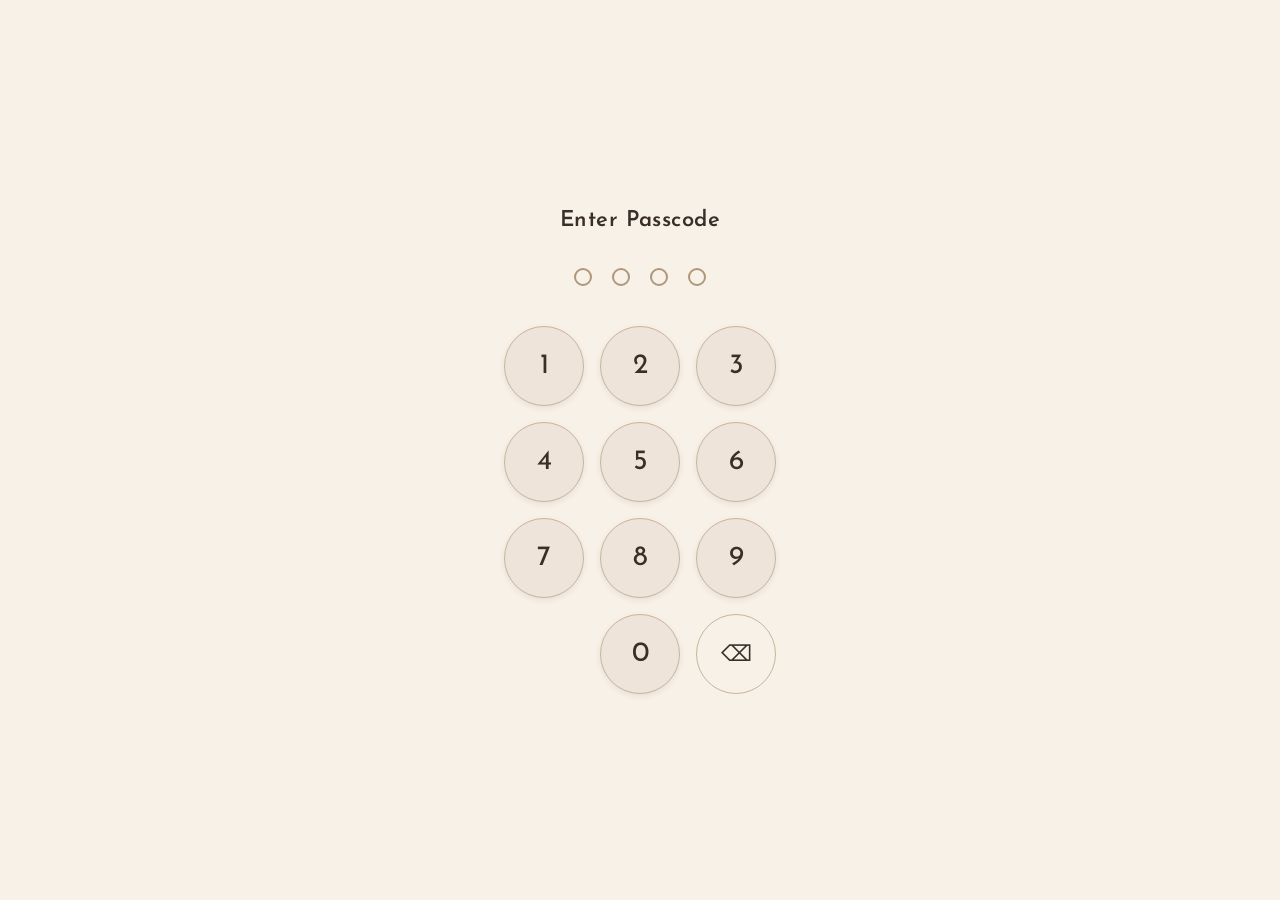
<file: index.html>
<!DOCTYPE html>
<html lang="en">
<head>
  <!-- Google Font: Josefin Sans -->
<link href="https://fonts.googleapis.com/css2?family=Josefin+Sans:wght@300;400;600&display=swap" rel="stylesheet">
  <meta charset="UTF-8" /> <!-- Defines the character set so normal text/symbols display correctly -->
  <meta name="viewport" content="width=device-width, initial-scale=1.0, maximum-scale=1.0, user-scalable=no" /> <!-- Makes the layout scale correctly on iPhone/mobile screens -->

  <title>Productivity Dashboard</title> <!-- Browser tab title -->

  <!-- Main base stylesheet:
       Use this for universal rules like body defaults, font setup, and CSS reset styles. -->
  <link rel="stylesheet" href="css/style.css" />

  <!-- Theme stylesheet:
       Use this for easy visual changes later, such as:
       - background colors
       - box colors
       - border colors
       - shadows
       - background image
       - cozy design styling -->
  <link rel="stylesheet" href="css/theme.css" />

  <!-- Layout stylesheet:
       Use this for changing where things sit on the screen, such as:
       - spacing between boxes
       - side-by-side layout
       - mobile sizing
       - padding and margins -->
  <link rel="stylesheet" href="css/layout.css" />

  <!-- Components stylesheet:
       Use this for reusable UI pieces, such as:
       - cards
       - buttons
       - dropdowns
       - task rows
       - textarea
       - review panel -->
  <link rel="stylesheet" href="css/components.css" />
</head>

<body>
  <!-- =========================================================
     GLOBAL OVERLAY
     Darkens the page when menus or panels are open
     ========================================================= -->

<div id="global-overlay" class="global-overlay" hidden></div>
  <!-- =========================================================
       APP SHELL
       This is the main wrapper for the entire Home page.
       All visible homepage content lives inside this container.
       ========================================================= -->
  <div id="app-shell" class="app-shell">

    <!-- =======================================================
         TOP BAR
         This top area contains:
         - the page title area (optional for later)
         - the hamburger menu button on the top right
         - future reserved room for the mascot plugin across the top
         ======================================================= -->
    <header class="top-bar">

      <!-- Left side of the top bar.
           Reserved for future title text, greeting text, or mascot spacing. -->
      <div class="top-bar-left">
        <!-- Intentionally left simple for now so future features can be added without rewriting layout -->
      </div>

      <!-- Right side of the top bar.
           Holds the hamburger menu button that will open the mobile navigation drawer. -->
      <div class="top-bar-right">
        <button
          id="hamburger-menu-button"
          class="hamburger-menu-button"
          type="button"
          aria-label="Open navigation menu"
          aria-expanded="false"
          aria-controls="mobile-navigation-drawer"
        >
          <!-- These three lines form the visual "hamburger" icon.
               You can later replace this with a custom SVG or PNG icon if desired. -->
          <span class="hamburger-line" style="display:block;width:100%;height:3px;background-color:#3a2e28;border-radius:2px;"></span> <!-- Top hamburger line -->
          <span class="hamburger-line" style="display:block;width:100%;height:3px;background-color:#3a2e28;border-radius:2px;"></span> <!-- Middle hamburger line -->
          <span class="hamburger-line" style="display:block;width:100%;height:3px;background-color:#3a2e28;border-radius:2px;"></span> <!-- Bottom hamburger line -->
        </button>
      </div>
    </header>

    <!-- =======================================================
         FUTURE MASCOT AREA
         This is a placeholder section for the mascot plugin later.
         You said the mascot should live across the top of the page.
         Keeping this section separate now means we can add the mascot later
         without restructuring the homepage.
         ======================================================= -->
    <section id="mascot-plugin-area" class="mascot-plugin-area" aria-label="Mascot area">
      <!-- Future mascot plugin will render here -->
    </section>

    <!-- =======================================================
         MOBILE NAVIGATION DRAWER
         This hidden panel will open from the right side when the
         hamburger button is clicked.

         Current planned links:
         - Home
         - Streaks
         - Health
         - History
         - Add
         ======================================================= -->
   <nav
  id="mobile-navigation-drawer"
  class="mobile-navigation-drawer"
  aria-label="Main navigation"
  hidden
>
      <!-- Navigation title area -->
      <div class="mobile-navigation-header">
        <h2 class="mobile-navigation-title">Menu</h2> <!-- Drawer title -->
      </div>

      <!-- Navigation links list -->
            <ul class="mobile-navigation-list"></ul>
    </nav>

    <!-- =======================================================
         MAIN CONTENT
         This wrapper holds the homepage cards in the order you chose:
         1. Daily Focus + Weekly Tasks side by side
         2. Streaks dropdown
         3. Brain Dump at the bottom
         ======================================================= -->
    <main class="home-page-main-content">

      <!-- =====================================================
           TOP ROW CARDS
           These two cards sit side by side on iPhone:
           - Daily Focus on the left
           - Weekly Tasks on the right

           You said each box should grow naturally on its own height.
           ===================================================== -->
      <section class="top-row-cards" aria-label="Daily and weekly task overview">

        <!-- DAILY FOCUS CARD
             Shows unfinished tasks scheduled for today only.
             When a Daily Focus task is completed, it disappears immediately.
             If left unfinished, that task can later move into Weekly Tasks. -->
        <section id="daily-focus-card" class="dashboard-card daily-focus-card" aria-labelledby="daily-focus-title">
          <div style="display:flex;align-items:center;justify-content:space-between;">
            <h2 id="daily-focus-title" class="card-title">Daily Focus</h2>
            <button onclick="openRecurringManager()" style="background:none;border:none;font-size:11px;
              color:#b0977a;font-family:'Josefin Sans',sans-serif;cursor:pointer;padding:2px 6px;
              border:1px solid #CBB7A3;border-radius:8px;">↻ Recurring</button>
          </div>

          <!-- Daily task list container.
               JavaScript will later add task rows into this area automatically. -->
          <div id="daily-focus-list" class="task-list" data-schedule="daily">
           
          </div>
        </section>

        <!-- WEEKLY TASKS CARD
             Shows weekly tasks that remain here until completed.
             When a weekly task is completed, it disappears immediately.
             If the task is also marked as a streak task, the streak system
             will update separately in JavaScript later. -->
        <section id="weekly-tasks-card" class="dashboard-card weekly-tasks-card" aria-labelledby="weekly-tasks-title">
          <h2 id="weekly-tasks-title" class="card-title">Weekly Tasks</h2> <!-- Title for current weekly task list -->

          <!-- Weekly task list container.
               JavaScript will later add the real weekly tasks here. -->
          <div id="weekly-tasks-list" class="task-list" data-schedule="weekly">
          
            </div>
          </div>
        </section>
      </section>

      <!-- =====================================================
           STREAKS DROPDOWN CARD
           This is the homepage streaks dropdown that:
           - opens when the title/header is tapped
           - closes when the title/header is tapped again
           - shows tracker name + stars only
           - resets weekly on Sunday at midnight (logic later in JS)
           ===================================================== -->
      <section id="streaks-dropdown-card" class="dashboard-card streaks-dropdown-card" aria-labelledby="streaks-dropdown-title">

        <!-- Dropdown toggle button.
             Clicking this should open/close the dropdown content. -->
        <button
          id="streaks-dropdown-toggle"
          class="dropdown-toggle-button"
          type="button"
          aria-expanded="false"
          aria-controls="streaks-dropdown-content"
        >
          <span id="streaks-dropdown-title" class="dropdown-title">Streaks</span> <!-- Visible dropdown title -->
          <span class="dropdown-arrow" aria-hidden="true">⌄</span> <!-- Arrow indicating toggle direction -->
        </button>

        <!-- Populated dynamically by tasks-system.js -->
        <div id="streaks-dropdown-content" class="dropdown-content" hidden>
      </section>

      <!-- =====================================================
           NOTES PREVIEW CARD
           Shows up to 5 recent notes above Brain Dump
           ===================================================== -->
      <section id="notes-preview-card" class="dashboard-card notes-preview-card" aria-labelledby="notes-preview-title" style="margin-top:12px;">
        <h2 id="notes-preview-title" class="card-title">Notes</h2>
        <div id="recent-notes-list">
          <p style="opacity:0.5;font-size:13px;">No notes yet.</p>
        </div>
        <div style="display:flex;gap:6px;margin-top:8px;">
          <input type="text" id="quick-note-input" placeholder="Quick note..." style="flex:1;padding:6px 8px;border-radius:8px;border:1px solid var(--border-soft,#c9b49a);font-size:13px;font-family:'Josefin Sans',sans-serif;">
          <button type="button" id="quick-note-save" class="primary-action-button" style="font-size:12px;">Save</button>
        </div>
        <a href="notes.html" class="notes-preview-link">See all notes →</a>
      </section>

      <!-- =====================================================
           BRAIN DUMP CARD
           This sits at the bottom of the homepage.
           It is a multi-line input area for typing:
           - tasks
           - health entries
           - notes
           - new category ideas
           - anything else the AI should sort/review
           ===================================================== -->
      <section id="brain-dump-card" class="dashboard-card brain-dump-card" aria-labelledby="brain-dump-title">
        <h2 id="brain-dump-title" class="card-title">Brain Dump</h2> <!-- Section title for quick entry area -->

        <!-- Multi-line text input for freeform Brain Dump text.
             You said this should be a rectangle going longways on the page. -->
        <textarea
          id="brain-dump-input"
          class="brain-dump-input"
          name="brainDump"
          rows="5"
          placeholder="Type here..."
          aria-label="Brain dump input"
        ></textarea>

        <!-- Submit button for sending Brain Dump text into the AI review flow. -->
        <div class="brain-dump-actions">
          <button id="brain-dump-submit-button" class="primary-action-button" type="button">Submit</button> <!-- Sends the Brain Dump text for review -->
        </div>
      </section>
    </main>

    <!-- =======================================================
         SLIDE-UP REVIEW PANEL
         This panel appears after Brain Dump submission.
         It should slide up from the bottom of the screen and show:
         - what the AI detected
         - where the item should go
         - action buttons: confirm, edit, cancel

         It starts hidden.
         ======================================================= -->
    <section
      id="review-panel"
      class="review-panel"
      aria-labelledby="review-panel-title"
      hidden
    >
      <div class="review-panel-header">
        <h3 id="review-panel-title" class="review-panel-title">Review</h3> <!-- Title for the confirmation/review area -->
      </div>

      <!-- Review content area.
           JavaScript will inject AI-detected results here later. -->
      <div id="review-panel-content" class="review-panel-content">
         
      </div>

      <!-- Action buttons for the review step -->
      <div class="review-panel-actions">
        <button id="review-confirm-button" class="primary-action-button" type="button">Confirm</button> <!-- Saves the detected item -->
        <button id="review-edit-button" class="secondary-action-button" type="button">Edit</button> <!-- Lets you adjust the AI interpretation -->
        <button id="review-cancel-button" class="secondary-action-button" type="button">Cancel</button> <!-- Closes the panel without saving -->
      </div>
    </section>
  </div>

  <!-- =========================================================
       JAVASCRIPT FILES
       These are loaded at the bottom so the page structure loads first.

       Order matters:
       - labels/config first
       - shared app logic next
       - feature modules after that
       ========================================================= -->
  <script src="js/auth.js"></script>
  <script src="js/labels.js"></script>
  <script src="js/config.js"></script>
  <script src="js/app.js"></script>
  <script src="js/menu.js"></script>
  <script src="js/dropdowns.js"></script>
  <script src="js/review-panel.js"></script>
  <script src="js/storage.js"></script>
  <script src="js/tasks-system.js"></script>
  <script src="js/tasks.js"></script>
  <script src="js/streaks.js"></script>
  <script src="js/notes.js"></script>
  <script src="js/etsy-system.js"></script>
  <script src="js/brain-parser.js"></script>
  <script src="js/brain-dump.js"></script>
  <script src="js/brain-confirm.js"></script>
 
  <link rel="stylesheet" href="css/components-additions.css" />
  <script>
    if ("serviceWorker" in navigator) {
      navigator.serviceWorker.register("./service-worker.js")
        .then(function() { console.log("[SW] Registered"); })
        .catch(function(err) { console.warn("[SW] Registration failed:", err); });
    }
  </script>
</body>
</html>
</file>
<file: css/style.css>
/* =========================================================
   STYLE.CSS
   ---------------------------------------------------------
   This is the BASE FOUNDATION stylesheet for the whole site.

   Use this file for:
   - browser reset styles
   - general body defaults
   - base font settings
   - shared typography defaults
   - universal box sizing

   This file should stay general.
   More specific visual styling belongs in:
   - theme.css
   - layout.css
   - components.css
   ========================================================= */


/* =========================================================
   UNIVERSAL BOX SIZING
   ---------------------------------------------------------
   This makes width/height calculations easier and more
   predictable by including padding and border in element size.
   ========================================================= */

*,
*::before,
*::after {
  box-sizing: border-box; /* Keeps padding and border inside an element's total width/height */
}


/* =========================================================
   HTML + BODY RESET
   ---------------------------------------------------------
   Removes default browser spacing so the layout starts clean.
   ========================================================= */

html,
body {
  margin: 0; /* Removes default browser outer spacing */
  padding: 0; /* Removes default browser inner spacing */
  width: 100%; /* Makes the page use the full available screen width */
  min-height: 100%; /* Helps the page fill the screen height */
}


/* =========================================================
   BODY BASE SETTINGS
   ---------------------------------------------------------
   Sets the default font, line spacing, and text rendering
   for the whole site.

   Color and background come from theme.css.
   ========================================================= */

body {
  font-family: Ubuntu Bold 700, sans-serif; /* Base site font; easy to replace later if you choose another font */
  line-height: 1.4; /* Comfortable line spacing for readability */
  -webkit-font-smoothing: antialiased; /* Smooths text rendering on Apple devices like iPhone */
  text-rendering: optimizeLegibility; /* Improves text appearance for readability */
}


/* =========================================================
   IMAGE DEFAULTS
   ---------------------------------------------------------
   Prevents images from overflowing their containers.
   Useful later for icons, uploaded PNGs, and mascot assets.
   ========================================================= */

img {
  display: block; /* Removes awkward inline image spacing */
  max-width: 100%; /* Prevents images from overflowing their containers */
  height: auto; /* Keeps image proportions correct when resized */
}


/* =========================================================
   BUTTON FONT INHERITANCE
   ---------------------------------------------------------
   Makes buttons use the same font style as the rest of the page.
   ========================================================= */

button,
input,
textarea,
select {
  font: inherit; /* Makes form controls inherit the site's main font settings */
}


/* =========================================================
   TEXTAREA DEFAULT BEHAVIOR
   ---------------------------------------------------------
   Gives textarea fields a cleaner default baseline.
   More specific Brain Dump styling is in components.css/layout.css.
   ========================================================= */

textarea {
  resize: vertical; /* Allows height resizing only, which is cleaner for mobile layouts */
}


/* =========================================================
   LINK DEFAULTS
   ---------------------------------------------------------
   Sets a simple baseline for links.
   Specific navigation link styling is handled in components.css.
   ========================================================= */

a {
  color: inherit; /* Makes links inherit surrounding text color unless styled elsewhere */
}


/* =========================================================
   LIST RESET
   ---------------------------------------------------------
   Removes default list spacing so custom navigation/list layouts
   are easier to control.
   ========================================================= */

ul,
ol {
  margin: 0; /* Removes default browser top/bottom spacing */
  padding: 0; /* Removes default browser left indentation */
}


/* =========================================================
   HEADING DEFAULTS
   ---------------------------------------------------------
   Gives headings a cleaner baseline.
   Specific title colors/styles are handled elsewhere.
   ========================================================= */

h1,
h2,
h3,
h4,
h5,
h6 {
  margin-top: 0; /* Removes default extra space above headings */
  font-weight: 600; /* Slightly bold heading weight for clearer section titles */
}


/* =========================================================
   PARAGRAPH DEFAULTS
   ---------------------------------------------------------
   Keeps paragraph spacing consistent and easy to read.
   ========================================================= */

p {
  margin-top: 0; /* Removes default extra space above paragraphs */
  margin-bottom: 1em; /* Keeps readable spacing below paragraphs */
}


/* =========================================================
   HIDDEN ATTRIBUTE SUPPORT
   ---------------------------------------------------------
   Ensures elements using the HTML hidden attribute truly do not
   display when hidden. This is important for:
   - dropdown content
   - review panel
   - mobile menu drawer
   ========================================================= */

[hidden] {
  display: none !important; /* Forces hidden elements to stay invisible until JavaScript reveals them */
}


/* =========================================================
   ACCESSIBILITY: FOCUS OUTLINE
   ---------------------------------------------------------
   Keeps keyboard/tap focus visible for accessibility.
   You can style this more later if you want.
   ========================================================= */

:focus-visible {
  outline: 2px solid #8B6B52; /* muted brown - visible focus outline for accessibility */
  outline-offset: 2px; /* Adds space between the element edge and the outline */
}


/* =========================================================
   PAGE TITLE / SECTION TEXT BASELINES
   ---------------------------------------------------------
   General text defaults for titles and smaller labels.
   Specific colors are handled in theme.css.
   ========================================================= */

.card-title,
.dropdown-title,
.review-panel-title,
.mobile-navigation-title {
  line-height: 1.2; /* Keeps titles compact and tidy */
}


/* =========================================================
   FUTURE CUSTOMIZATION NOTE
   ---------------------------------------------------------
   If you later want:
   - a custom font
   - larger overall text
   - tighter or roomier reading spacing

   this file is the safest place to change those defaults.
   ========================================================= */

/* =========================================================
   SMALL UI TEXT FONT
   Uses Josefin Sans for smaller interface elements
   ========================================================= */

.task-text,
.streak-name,
.dropdown-title,
.mobile-navigation-list a,
.history-task-name,
.history-task-count {

  font-family: "Josefin Sans", sans-serif;
  font-weight: 400; /* Regular weight */
  letter-spacing: 0.03em;

}

body.auth-locked {
  overflow: hidden; /* prevents background page scroll while passcode screen is active */
}
</file>
<file: css/theme.css>
/* =========================================================
   THEME.CSS
   ========================================================= */

:root {
  --bg-main:        #F7F1E8;
  --card-daily:     #E8DCCB;
  --card-weekly:    #E3D3C3;
  --card-streaks:   #EFE4D9;
  --card-braindump: #F4E7DC;
  --text-main:      #4E4036;
  --title-color:    #3C2F26;
  --border-soft:    #CBB7A3;
  --button-primary: #B88C6A;
  --card-radius:    18px;
  --card-shadow:    rgba(0,0,0,0.08);
}

body {
  background-color: var(--bg-main);
  color: var(--text-main);
}

.daily-focus-card   { background-color: var(--card-daily); }
.weekly-tasks-card  { background-color: var(--card-weekly); }
.streaks-dropdown-card { background-color: var(--card-streaks); }
.brain-dump-card    { background-color: var(--card-braindump); }

.dashboard-card {
  border-radius: var(--card-radius);
  border: 1px solid var(--border-soft);
  box-shadow: 0 4px 10px var(--card-shadow);
}

.card-title {
  color: var(--title-color);
}

.primary-action-button {
  background-color: var(--button-primary);
  color: white;
  border-radius: var(--card-radius);
  border: none;
}
</file>
<file: css/layout.css>
/* =========================================================
   LAYOUT.CSS
   ---------------------------------------------------------
   This file controls PAGE PLACEMENT ONLY.
   Edit this file when you want to change:
   - spacing between sections
   - side-by-side box layout
   - page padding
   - mobile sizing
   - Brain Dump height/width
   - hamburger menu placement

   This file should NOT control colors.
   Colors belong in theme.css.
   ========================================================= */


/* =========================================================
   PAGE WRAPPER
   ---------------------------------------------------------
   This controls the main outer spacing of the entire page.
   If you want more or less breathing room around the edges
   of the iPhone screen, adjust the padding here.
   ========================================================= */

.app-shell {
  width: 100%; /* Makes the main app wrapper span the full available width */
  max-width: 480px; /* Keeps layout comfortable for iPhone/mobile-sized screens */
  margin: 0 auto; /* Centers the app wrapper horizontally on larger screens */
  padding: 12px; /* Main page padding so content does not touch screen edges */
  box-sizing: border-box; /* Includes padding inside the element's total width */
}


/* =========================================================
   TOP BAR LAYOUT
   ---------------------------------------------------------
   This positions the top bar content:
   - left side reserved area
   - right side hamburger button
   ========================================================= */

.top-bar {
  display: flex; /* Places left and right areas in one horizontal row */
  justify-content: space-between; /* Pushes left side to left and hamburger to right */
  align-items: center; /* Vertically centers items in the top bar */
  width: 100%; /* Makes top bar span the width of the app shell */
  min-height: 48px; /* Gives the top bar enough tap-friendly vertical space */
  margin-bottom: 10px; /* Adds spacing below the top bar */
}

.top-bar-left {
  flex: 1; /* Allows the left side to take remaining space and help push menu right */
}

.top-bar-right {
  display: flex; /* Keeps the hamburger button aligned cleanly */
  justify-content: flex-end; /* Pushes the hamburger button fully to the right */
  align-items: center; /* Vertically aligns the hamburger button */
}


/* =========================================================
   FUTURE MASCOT AREA
   ---------------------------------------------------------
   Reserved space for the mascot plugin later.
   Since you want the mascot across the top of the page,
   this area is already built into the structure.

   If you later want more or less room for the mascot,
   change the min-height here.
   ========================================================= */

.mascot-plugin-area {
  width: 100%; /* Makes mascot area span the full card width */
  min-height: 70px; /* Reserves visible vertical room for future mascot content */
  margin-bottom: 12px; /* Adds spacing below the mascot area before main content */
}


/* =========================================================
   MAIN CONTENT WRAPPER
   ---------------------------------------------------------
   This holds all homepage sections below the top bar:
   - top row cards
   - streaks dropdown
   - brain dump
   ========================================================= */

.home-page-main-content {
  display: flex; /* Lets homepage sections stack vertically */
  flex-direction: column; /* Stacks homepage sections one under another */
  gap: 12px; /* Controls spacing between major homepage sections */
}


/* =========================================================
   TOP ROW CARDS
   ---------------------------------------------------------
   This creates the side-by-side layout for:
   - Daily Focus (left)
   - Weekly Tasks (right)

   You asked for these to fit side by side on iPhone.
   Each card is allowed to grow naturally in height.
   ========================================================= */

.top-row-cards {
  display: flex; /* Places Daily Focus and Weekly Tasks next to each other */
  flex-direction: row; /* Keeps the two top cards in one horizontal row */
  align-items: flex-start; /* Lets each card grow naturally instead of forcing equal height */
  gap: 10px; /* Space between the left and right top cards */
  width: 100%; /* Makes the full row span the app width */
}

.daily-focus-card,
.weekly-tasks-card {
  flex: 1; /* Makes both top cards share the available width evenly */
  min-width: 0; /* Prevents content from forcing the cards wider than the screen */
}


/* =========================================================
   SHARED CARD SPACING
   ---------------------------------------------------------
   This section controls the inside spacing of each card.
   Edit padding here if you want cards to feel roomier or tighter.
   ========================================================= */

.dashboard-card {
  padding: 12px; /* Inner spacing so titles/text/buttons are not against the edges */
  box-sizing: border-box; /* Keeps padding inside the card width/height */
}


/* =========================================================
   CARD TITLE SPACING
   ---------------------------------------------------------
   Controls spacing for section titles like:
   - Daily Focus
   - Weekly Tasks
   - Streaks
   - Brain Dump
   ========================================================= */

.card-title {
  margin: 0 0 10px 0; /* Removes top margin and adds space below each section title */
}


/* =========================================================
   TASK LIST LAYOUT
   ---------------------------------------------------------
   Used inside Daily Focus and Weekly Tasks for task rows.
   ========================================================= */

.task-list {
  display: flex; /* Lets task rows stack in a clean vertical list */
  flex-direction: column; /* Stacks task rows one underneath another */
  gap: 8px; /* Adds spacing between each task row */
}


/* =========================================================
   STREAKS DROPDOWN LAYOUT
   ---------------------------------------------------------
   Controls the spacing of the streaks card and its content area.
   ========================================================= */

.streaks-dropdown-card {
  width: 100%; /* Makes the streaks section span the available width */
}

.dropdown-content {
  margin-top: 10px; /* Adds spacing between the toggle button and opened content */
}


/* =========================================================
   BRAIN DUMP LAYOUT
   ---------------------------------------------------------
   This section controls the size and spacing of the Brain Dump area.
   You asked for a long horizontal rectangle at the bottom of the page.
   ========================================================= */

.brain-dump-card {
  width: 100%; /* Makes Brain Dump span the full available width */
}

.brain-dump-input {
  width: 100%; /* Makes the textarea stretch across the card width */
  min-height: 130px; /* Gives the Brain Dump box a roomy multi-line height */
  box-sizing: border-box; /* Keeps padding/border inside the total textarea width */
  margin-bottom: 10px; /* Adds spacing between the textarea and Submit button */
  resize: vertical; /* Allows height adjustment only vertically if you want to expand it */
}

.brain-dump-actions {
  display: flex; /* Lets the action area line up the submit button cleanly */
  justify-content: flex-end; /* Places the Submit button on the right side of the card */
  align-items: center; /* Vertically centers the button within the action area */
}


/* =========================================================
   REVIEW PANEL LAYOUT
   ---------------------------------------------------------
   This panel is hidden at first and will later slide up from
   the bottom of the screen after Brain Dump submission.

   Position fixed makes it stay attached to the screen rather
   than scroll with the page.
   ========================================================= */

.review-panel {
  position: fixed; /* Pins the review panel to the viewport instead of page flow */
  left: 0; /* Aligns the panel to the left edge of the screen */
  right: 0; /* Aligns the panel to the right edge of the screen */
  bottom: 0; /* Anchors the panel to the bottom of the screen */
  width: 100%; /* Makes the panel span the screen width */
  max-width: 480px; /* Keeps it visually matched to the mobile app width */
  margin: 0 auto; /* Centers the fixed panel horizontally on larger screens */
  padding: 14px; /* Adds inner spacing around review content and buttons */
  box-sizing: border-box; /* Includes padding within total panel size */
  z-index: 1000; /* Keeps the review panel above the main page content */
}


/* =========================================================
   MOBILE NAVIGATION DRAWER LAYOUT
   ---------------------------------------------------------
   This positions the hamburger menu drawer.
   It is designed to slide in from the right later using JS/CSS.
   ========================================================= */

.mobile-navigation-drawer {
  position: fixed; /* Keeps the drawer attached to the screen */
  top: 0; /* Starts at the top of the viewport */
  right: 0; /* Anchors the drawer to the right side */
  width: 78%; /* Makes the drawer wide enough for mobile without covering everything */
  max-width: 320px; /* Prevents the drawer from becoming too wide on larger screens */
  height: 100vh; /* Makes the drawer span the full device height */
  padding: 18px 16px; /* Adds inner spacing around menu content */
  box-sizing: border-box; /* Includes padding within the drawer width */
  z-index: 950; /* Keeps the menu above cards and above the review panel */
}

.mobile-navigation-list {
  list-style: none; /* Removes default bullet points from menu links */
  padding: 0; /* Removes default browser list padding */
  margin: 16px 0 0 0; /* Adds space above the first navigation link */
  display: flex; /* Lets links stack vertically in a controlled way */
  flex-direction: column; /* Stacks each navigation link on its own line */
  gap: 14px; /* Adds spacing between each menu item */
}


/* =========================================================
   SMALL SCREEN SAFETY
   ---------------------------------------------------------
   This keeps spacing comfortable on narrower phones.
   You can tweak these values later if you want an even tighter
   or roomier mobile layout.
   ========================================================= */

@media (max-width: 360px) {
  .app-shell {
    padding: 10px; /* Slightly reduces page padding on very narrow phones */
  }

  .top-row-cards {
    gap: 8px; /* Slightly reduces space between Daily and Weekly cards on smaller screens */
  }

  .dashboard-card {
    padding: 10px; /* Slightly tighter card padding for extra room on small screens */
  }
}

/* =========================================================
   PANEL LAYER ORDER
   Ensures popup panels appear above the overlay
   ========================================================= */

.review-panel {
  position: fixed;
  bottom: 0;
  left: 0;
  width: 100%;

  z-index: 1000; /* above overlay */
}
</file>
<file: css/components.css>
/* =========================================================
   COMPONENTS.CSS
   ---------------------------------------------------------
   This file styles reusable interface components across the
   entire site. Edit this file when you want to change how
   shared UI elements look, such as:

   - cards
   - buttons
   - dropdown toggles
   - task rows
   - textarea fields
   - hamburger menu icon
   - review panel content

   This keeps visual tweaks separate from page structure.
   Colors mostly come from theme.css variables.
   ========================================================= */


/* =========================================================
   BASE CARD COMPONENT
   ---------------------------------------------------------
   All main content boxes (Daily Focus, Weekly Tasks,
   Streaks dropdown, Brain Dump) use this shared card style.
   ========================================================= */

.dashboard-card {

  display: block; /* Ensures card behaves as a block container */

  border-radius: var(--card-radius); /* Rounded corners defined in theme.css */

  border: 1px solid var(--border-soft); /* Soft border color defined in theme.css */

  box-shadow: 0 4px 10px var(--card-shadow); /* Subtle depth shadow */

}


/* =========================================================
   TASK ROW COMPONENT
   ---------------------------------------------------------
   Used for each task inside Daily Focus and Weekly Tasks.
   ========================================================= */

.task-row {

  display: flex; /* Aligns checkbox and task text horizontally */

  align-items: center; /* Vertically centers task text and button */

  gap: 8px; /* Space between the check button and task text */

  font-size: 15px; /* Comfortable readable task text size */

}


/* =========================================================
   TASK CHECK BUTTON
   ---------------------------------------------------------
   Circular button used to mark tasks complete.
   ========================================================= */

.task-check-button {

  width: 22px; /* Small tap-friendly button width */

  height: 22px; /* Keeps the button square */

  border-radius: 50%; /* Makes the button circular */

  border: 1px solid var(--border-soft); /* Soft border */

  background-color: white; /* Neutral background */

  font-size: 14px; /* Controls size of the ○ icon */

  cursor: pointer; /* Indicates the button is clickable */

}


/* =========================================================
   DROPDOWN TOGGLE BUTTON
   ---------------------------------------------------------
   Used for the Streaks dropdown header and future dropdowns.
   Clicking the title toggles the dropdown open/closed.
   ========================================================= */

.dropdown-toggle-button {

  width: 100%; /* Makes the button stretch across the card */

  display: flex; /* Places title and arrow on the same row */

  justify-content: space-between; /* Title on left, arrow on right */

  align-items: center; /* Vertical alignment */

  background: transparent; /* Removes default button background */

  border: none; /* Removes default button border */

  font-size: 16px; /* Clear readable dropdown title size */

  cursor: pointer; /* Indicates the element is interactive */

}


/* =========================================================
   DROPDOWN ARROW
   ---------------------------------------------------------
   Small arrow indicator showing dropdown state.
   ========================================================= */

.dropdown-arrow {

  font-size: 16px; /* Size of arrow icon */

  transition: transform 0.2s ease; /* Smooth rotation when opened */

}


/* =========================================================
   STREAK ROW
   ---------------------------------------------------------
   Displays a single streak entry:
   - streak name
   - star icons or placeholder stars
   ========================================================= */

.streak-row {

  display: flex; /* Aligns name and stars on one row */

  justify-content: space-between; /* Name left, stars right */

  align-items: center; /* Vertical alignment */

  font-size: 15px; /* Consistent readable size */

}


/* =========================================================
   BRAIN DUMP TEXTAREA
   ---------------------------------------------------------
   Multi-line text input where users type freeform entries.
   ========================================================= */

.brain-dump-input {

  width: 100%; /* Full card width */

  padding: 10px; /* Inner spacing so text doesn't touch edges */

  border-radius: var(--card-radius); /* Matches card roundness */

  border: 1px solid var(--border-soft); /* Soft border color */

  font-size: 15px; /* Comfortable typing size */

  font-family: inherit; /* Uses site font */

}


/* =========================================================
   PRIMARY ACTION BUTTON
   ---------------------------------------------------------
   Used for main actions like the Brain Dump Submit button.
   ========================================================= */

.primary-action-button {

  padding: 8px 14px; /* Button interior spacing */

  background-color: var(--button-primary); /* Color defined in theme.css */

  color: white; /* High contrast button text */

  border: none; /* Removes default border */

  border-radius: var(--card-radius); /* Rounded edges */

  cursor: pointer; /* Shows pointer cursor on hover */

  font-size: 14px; /* Button text size */

}


/* =========================================================
   SECONDARY ACTION BUTTON
   ---------------------------------------------------------
   Used for less important actions like Edit and Cancel.
   ========================================================= */

.secondary-action-button {

  padding: 7px 12px; /* Slightly smaller button padding */

  border-radius: var(--card-radius); /* Rounded edges */

  border: 1px solid var(--border-soft); /* Soft outline */

  background-color: white; /* Neutral background */

  cursor: pointer; /* Indicates clickability */

  font-size: 14px; /* Button text size */

}


/* =========================================================
   REVIEW PANEL CONTENT
   ---------------------------------------------------------
   Styles the confirmation panel shown after Brain Dump submit.
   ========================================================= */

.review-panel-content {

  font-size: 15px; /* Readable content size */

  margin-bottom: 12px; /* Spacing before action buttons */

}


/* =========================================================
   REVIEW PANEL BUTTON ROW
   ---------------------------------------------------------
   Aligns Confirm/Edit/Cancel buttons nicely.
   ========================================================= */

.review-panel-actions {

  display: flex; /* Horizontal button row */

  justify-content: flex-end; /* Buttons align to right */

  gap: 8px; /* Space between buttons */

}


/* =========================================================
   HAMBURGER MENU ICON
   ---------------------------------------------------------
   Styles the three horizontal lines used for the hamburger icon.
   ========================================================= */

.hamburger-menu-button {

  width: 34px; /* Clickable tap area width */

  height: 28px; /* Clickable tap area height */

  display: flex; /* Allows vertical stacking of lines */

  flex-direction: column; /* Lines stack vertically */

  justify-content: space-between; /* Even spacing between lines */

  background: none; /* Removes default button background */

  border: none; /* Removes default border */

  cursor: pointer; /* Shows pointer cursor */

}


.hamburger-line {

  width: 100%; /* Makes each line span the button width */

  height: 3px; /* Thickness of each line */

  background-color: var(--text-main); /* Uses main text color */

  border-radius: 2px; /* Slight rounding on line ends */

}


/* =========================================================
   MOBILE NAVIGATION LINKS
   ---------------------------------------------------------
   Styles links inside the hamburger menu drawer.
   ========================================================= */

.mobile-navigation-list a {

  text-decoration: none; /* Removes underline */

  font-size: 16px; /* Readable navigation size */

  color: var(--text-main); /* Uses main text color */

}

/* =========================================================
   MOBILE MENU PANEL
   This makes the hamburger menu appear as its own solid panel
   instead of letting homepage content visually mix underneath.
   ========================================================= */

.mobile-navigation-drawer {
  background-color: #F3EADF; /* soft warm beige - menu panel background */
  box-shadow: -6px 0 16px rgba(0, 0, 0, 0.12); /* soft shadow - separates menu from page */
  overflow-y: auto; /* allows menu to scroll if it gets taller later */
}

/* =========================================================
   REVIEW PANEL VISUAL STYLE
   This gives the slide-up review panel its own solid box so
   the homepage does not visually show through underneath.
   ========================================================= */

.review-panel {

  background-color: #F3EADF; /* soft warm beige - review panel background */

  border: 1px solid var(--border-soft); /* dusty beige - panel border */

  border-radius: 20px 20px 0 0; /* rounded top corners - panel feels like it slides up */

  box-shadow: 0 -6px 18px rgba(0, 0, 0, 0.12); /* soft shadow - separates panel from page */

}


/* =========================================================
   REVIEW PANEL HEADER
   Controls spacing for the "Review" title area
   ========================================================= */

.review-panel-header {
  margin-bottom: 10px; /* space below the Review title */
}


/* =========================================================
   REVIEW PANEL TITLE
   Keeps the title from crowding the content below it
   ========================================================= */

.review-panel-title {
  margin: 0; /* removes default extra spacing around the title */
}


/* =========================================================
   REVIEW PANEL CONTENT BOX
   Gives the detected text area its own readable spacing
   ========================================================= */

.review-panel-content {
  margin-bottom: 14px; /* space between content and action buttons */
}

/* =========================================================
   DETAIL / POPUP CONTENT AREA
   Gives popup content a readable solid surface
   ========================================================= */

.review-panel-content {

  background-color: #F8F2EA; /* very light warm cream - inner content area */

  border: 1px solid var(--border-soft); /* dusty beige - subtle content border */

  border-radius: 16px; /* soft rounded corners inside panel */

  padding: 12px; /* inner spacing so text does not touch edges */

}

/* =========================================================
   GLOBAL DIM OVERLAY
   Darkens the page behind menus and popup panels
   ========================================================= */

.global-overlay {

  position: fixed; /* covers entire screen */
  top: 0;
  left: 0;

  width: 100%;
  height: 100vh;

  background-color: rgba(0,0,0,0.35); /* soft dim background */

  z-index: 900; /* below panels but above page */

}

/* =========================================================
   AUTH LOCK SCREEN
   Full-screen iPhone-style passcode screen for mobile
   ========================================================= */

.auth-lock-overlay {

  position: fixed; /* covers the whole screen instead of sitting in normal page flow */
  top: 0; /* starts at top of screen */
  left: 0; /* starts at left edge */

  width: 100%;
  height: 100vh; /* full mobile screen height */

  background-color: #F7F1E8; /* warm cream - full passcode screen background */

  display: flex; /* centers the passcode card */
  align-items: center; /* vertical centering */
  justify-content: center; /* horizontal centering */

  z-index: 3000; /* sits above everything else on the site */

  padding: 24px; /* mobile breathing room around the inner passcode card */

}

.auth-lock-card {

  width: 100%; /* lets the inner passcode card size properly on mobile */
  max-width: 360px; /* keeps the passcode area from becoming too wide */
  min-height: 100vh; /* helps the passcode experience feel like a full-screen iPhone lock page */

  display: flex; /* lets inner lock content stack cleanly */
  flex-direction: column; /* stacks title, circles, keypad vertically */
  justify-content: center; /* centers content vertically within the screen */

  text-align: center; /* centers visible text and circles */

}

.auth-lock-title {
  margin: 0 0 8px 0; /* spacing below title */
  font-size: 28px; /* larger passcode heading */
}

.auth-lock-subtitle {
  margin: 0 0 24px 0; /* spacing below subtitle */
  font-size: 16px; /* readable helper text size */
}

.auth-passcode-circles {

  display: flex; /* puts circles in one row */
  justify-content: center; /* centers the row */
  gap: 10px; /* spacing between circles */

  margin-bottom: 24px; /* spacing below circles */

  font-size: 22px; /* circle size */

}

.auth-error-message {
  margin: 0 0 16px 0; /* spacing below error */
  color: #A94442; /* muted red - incorrect passcode text */
  font-size: 14px; /* smaller error size */
}

.auth-keypad {

  display: grid; /* keypad grid layout */
  grid-template-columns: repeat(3, 1fr); /* 3 columns like phone keypad */
  gap: 14px; /* space between buttons */

  justify-items: center; /* centers each keypad button in its cell */

}

.auth-keypad-button {

  width: 76px; /* circular keypad width */
  height: 76px; /* circular keypad height */

  border-radius: 50%; /* makes buttons round */
  border: 1px solid var(--border-soft); /* dusty beige - soft button border */

  background-color: #EFE4D9; /* pale oatmeal - keypad button background */

  font-size: 28px; /* large readable number size */
  font-weight: 400; /* regular font weight */

}

.auth-keypad-spacer {
  width: 76px; /* keeps 0 centered in bottom row */
  height: 76px; /* matches keypad button size */
}
</file>
<file: css/components-additions.css>
/* =========================================================
   COMPONENTS-ADDITIONS.CSS
   Extra styles that load last to override defaults.
   ========================================================= */

/* HAMBURGER — brown lines */
.hamburger-line {
  background-color: #3C2F26 !important;
}

/* MENU DRAWER */
.mobile-navigation-drawer {
  background-color: #F7F1E8 !important;
  box-shadow: -6px 0 16px rgba(0,0,0,0.15) !important;
  overflow-y: auto;
  z-index: 1000;
}

.mobile-navigation-list a {
  color: #3C2F26 !important;
}

/* REVIEW PANEL */
.review-panel {
  background-color: #F7F1E8 !important;
  z-index: 1000;
}

.review-panel-content {
  background-color: #EFE4D9;
  border: 1px solid #CBB7A3;
  border-radius: 16px;
  padding: 12px;
  margin-bottom: 14px;
}

/* TASK ROWS */
.task-row {
  display: flex;
  align-items: center;
  gap: 10px;
  padding: 6px 0;
  min-height: 36px;
  cursor: grab;
  touch-action: none;
  transition: opacity 0.15s, background 0.15s;
  border-radius: 8px;
}

.task-row.dragging {
  opacity: 0.4;
  cursor: grabbing;
}

.task-row.drag-over {
  background: rgba(184,140,106,0.12);
}

.task-list {
  min-height: 36px;
  transition: background 0.15s;
  border-radius: 10px;
  padding: 2px 0;
}

.task-list.drop-target {
  background: rgba(184,140,106,0.08);
  outline: 2px dashed #B88C6A;
  outline-offset: 2px;
}

.task-check-button,
.task-complete-button {
  flex-shrink: 0;
  width: 26px;
  height: 26px;
  min-width: 26px;
  border-radius: 50%;
  border: 1.5px solid #CBB7A3;
  background-color: white;
  font-size: 13px;
  cursor: pointer;
  display: flex;
  align-items: center;
  justify-content: center;
  padding: 0;
}

.task-text {
  flex: 1;
  font-family: "Josefin Sans", sans-serif;
  font-size: 14px;
  line-height: 1.3;
  word-break: break-word;
}

/* CARD TITLES */
.card-title {
  font-family: "Josefin Sans", sans-serif;
  font-weight: 600;
  font-size: 16px;
  color: #3C2F26;
  letter-spacing: 0.02em;
}

/* DROPDOWN BUTTON */
.dropdown-toggle-button {
  color: #3C2F26 !important;
  font-family: "Josefin Sans", sans-serif;
  background: transparent;
  border: none;
  width: 100%;
  display: flex;
  justify-content: space-between;
  align-items: center;
  font-size: 16px;
  cursor: pointer;
}

.dropdown-toggle-button .dropdown-title,
.dropdown-toggle-button span,
#streaks-dropdown-title {
  color: #3C2F26 !important;
  font-family: "Josefin Sans", sans-serif;
  font-weight: 600;
}

/* SECONDARY BUTTON */
.secondary-action-button {
  background: white !important;
  border: 1.5px solid #B88C6A !important;
  color: #3C2F26 !important;
  font-family: "Josefin Sans", sans-serif !important;
  border-radius: 10px !important;
  padding: 10px 16px !important;
  font-size: 14px !important;
  cursor: pointer !important;
}

/* MISC */
.brain-dump-card { border-top: 2px solid #CBB7A3; margin-top: 4px; }
.notes-preview-card { width: 100%; }
.notes-preview-card .card-title { margin-bottom: 8px; }
#recent-notes-list ul { list-style: disc; padding-left: 16px; margin: 0; }
#recent-notes-list li { font-size: 13px; margin-bottom: 4px; line-height: 1.4; font-family: "Josefin Sans", sans-serif; }
.notes-preview-link { display: block; text-align: right; font-size: 12px; color: #3C2F26; opacity: 0.6; margin-top: 6px; text-decoration: none; }
.review-item-row { margin-bottom: 10px; padding: 8px; border-radius: 8px; background: rgba(255,255,255,0.5); }
.health-calendar-grid { display: grid; grid-template-columns: repeat(7, 1fr); gap: 4px; }
.history-task-name, .history-task-count, .history-task-row { font-family: "Josefin Sans", sans-serif; color: #3C2F26; }
#chat-messages { display: flex; flex-direction: column; gap: 8px; padding: 4px 0; }
#quiz-result { font-size: 36px; text-align: center; min-height: 44px; line-height: 1; }
.auth-passcode-circle { width: 18px; height: 18px; border-radius: 50%; border: 2px solid #B88C6A; background: transparent; display: inline-block; font-size: 0; transition: background 0.15s ease; }
.auth-passcode-circle.filled { background: #B88C6A; }
</file>
